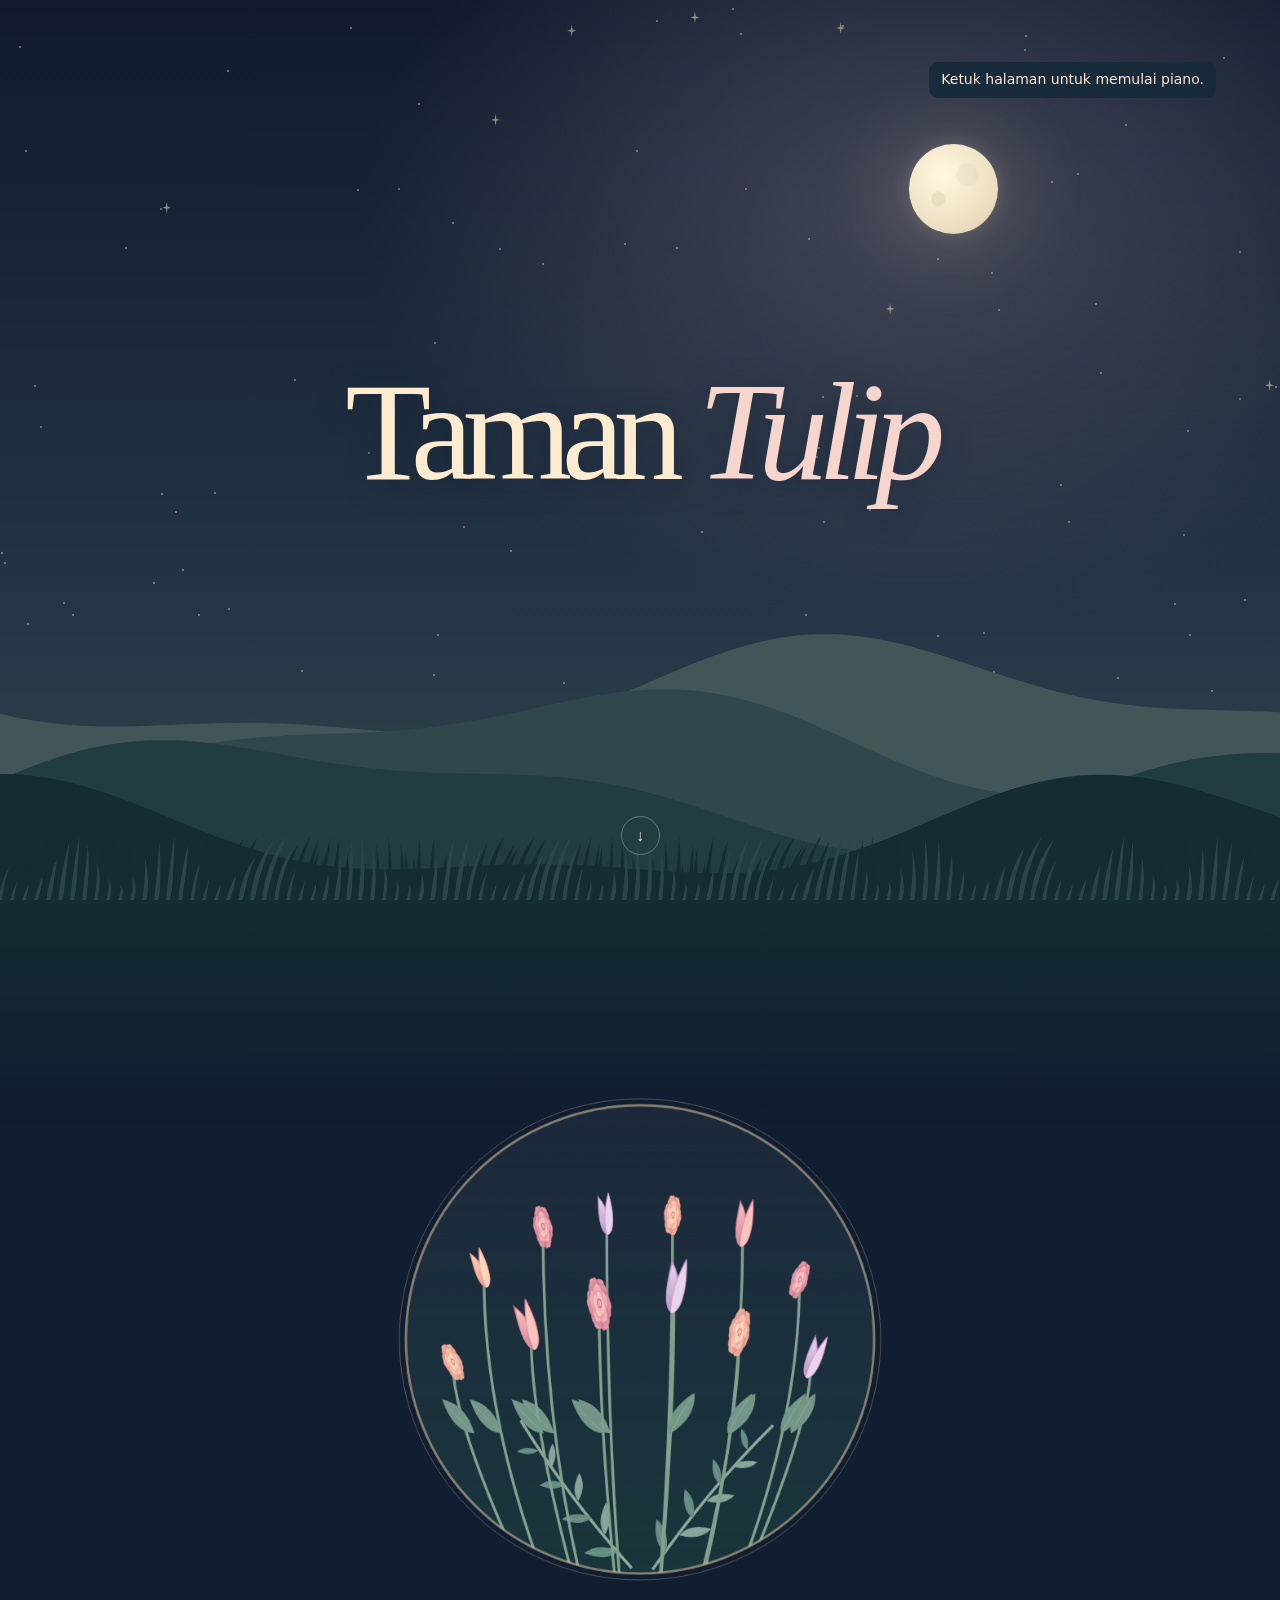
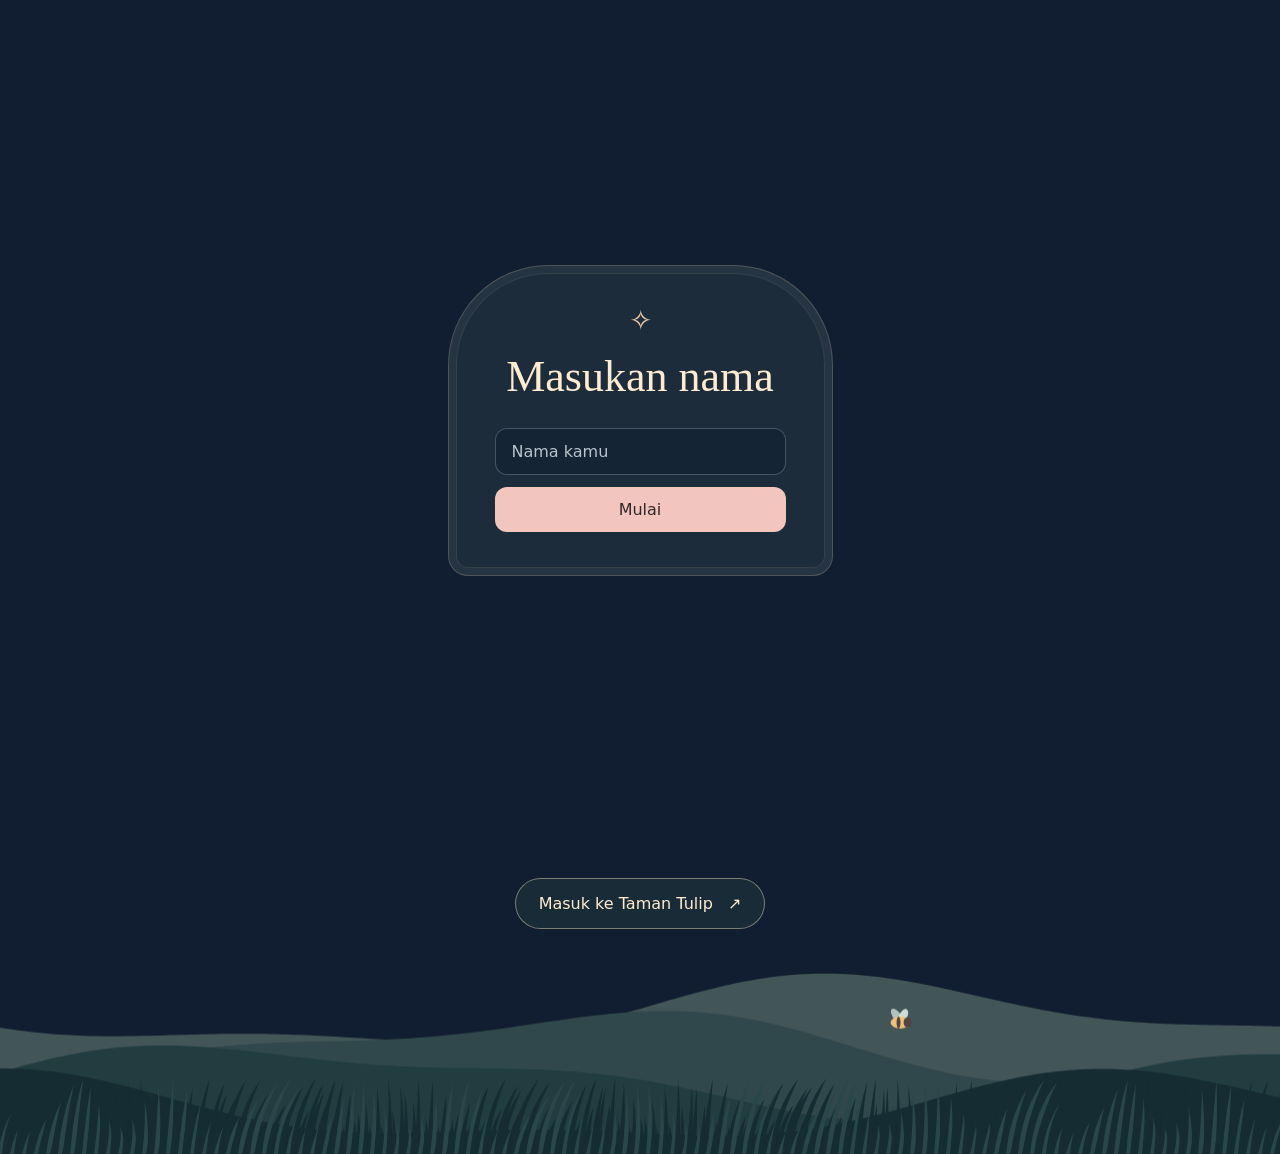
<file: index.html>
<!doctype html>
<html lang="id">

<head>
  <meta charset="utf-8">
  <meta name="viewport" content="width=device-width, initial-scale=1">
  <meta name="theme-color" content="#101b30">
  <title>Taman Tulip</title>
  <link rel="stylesheet" href="beranda.css">
  <script defer src="beranda.js"></script>
</head>

<body>
  <div class="sky" aria-hidden="true"></div>
  <main>
    <section class="hero" aria-labelledby="judul">
      <audio id="piano" autoplay loop preload="auto">
        <source src="piano.wav" type="audio/wav">
        <source src="piano.mp3" type="audio/mpeg">
      </audio>
      <span id="audioStatus" role="status"></span>

      <div class="moon" aria-hidden="true"></div>
      <h1 id="judul">Taman <em>Tulip</em></h1>
      <canvas id="hills" aria-hidden="true"></canvas>
      <a class="scroll" href="#mekar" aria-label="Gulir ke bunga yang bermekaran">↓</a>
    </section>

    <section id="mekar" aria-label="Mawar dan tulip bermekaran">
      <canvas id="flowers" width="760" height="640" role="img"
        aria-label="Enam mawar dan enam tulip pastel bermekaran bertahap"></canvas>
    </section>
    <section class="gift">
      <form id="giftForm">
        <span class="ornament" aria-hidden="true">✧</span>
        <h2><label for="name">Masukan nama</label></h2>
        <input id="name" type="text" placeholder="Nama kamu" required maxlength="50" autocomplete="given-name">
        <button>Mulai</button>
      </form>
    </section>
    <footer><a class="garden" href="taman.html">Masuk ke Taman Tulip <span aria-hidden="true">↗</span></a>
      <canvas id="meadow" aria-hidden="true"></canvas>
    </footer>
  </main>
  <dialog id="giftDialog" aria-labelledby="dedication">
    <button id="close" aria-label="Tutup buket">×</button>
    <canvas id="bouquet" width="640" height="680" role="img"
      aria-label="Buket empat belas bunga mawar dan tulip pastel dengan pita merah muda"></canvas>
    <h2 id="dedication"></h2>
  </dialog>
</body>

</html>
</file>
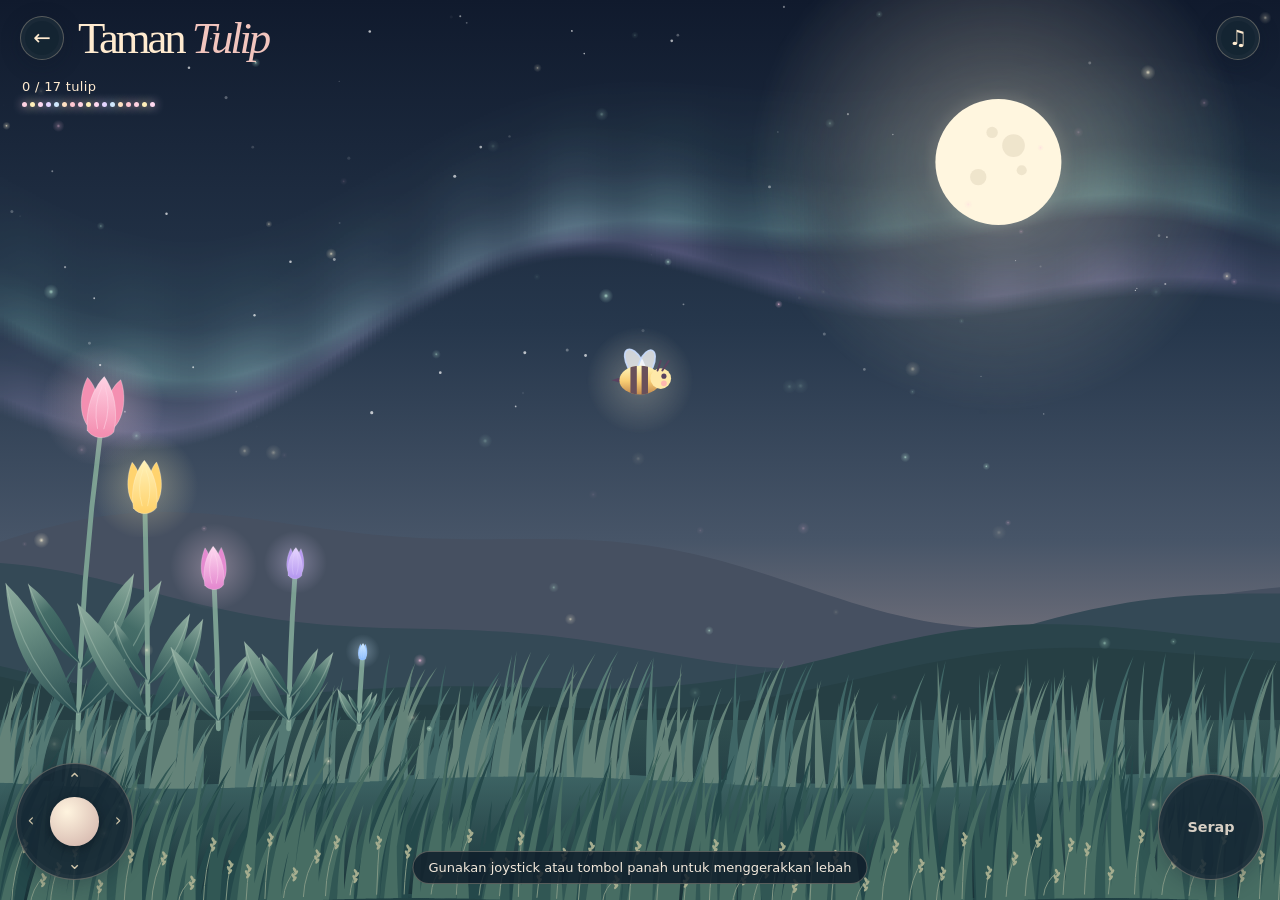
<file: taman.html>
<!doctype html>
<html lang="id">

<head>
  <meta charset="utf-8">
  <meta name="viewport" content="width=device-width,initial-scale=1,viewport-fit=cover">
  <meta name="theme-color" content="#111c30">
  <title>Enjoy The Garden</title>
  <link rel="stylesheet" href="style.css">
  <script defer src="script.js"></script>
</head>

<body>
  <canvas id="c" aria-label="Taman malam dengan lebah dan tujuh belas tulip"></canvas>
  <header>
    <a class="back" href="index.html" aria-label="Kembali ke beranda">←</a>
    <h1>Taman <em>Tulip</em></h1>
    <button id="mus" aria-label="Putar piano" aria-pressed="false">♫</button>
  </header>
  <div id="hud"><span id="count" role="status"></span>
    <div id="dots" aria-hidden="true"></div>
  </div>
  <p id="hint">Ketuk bunga untuk mengambil nektar.</p>
  <div id="pad" aria-hidden="true"><span>⌃</span><span>›</span><span>⌄</span><span>‹</span>
    <div id="knob"></div>
  </div>
  <button id="eat" disabled><svg aria-hidden="true" viewBox="0 0 100 100">
      <circle id="ring" cx="50" cy="50" r="46" />
    </svg><span>Serap</span></button>
  <section id="card" hidden aria-labelledby="ending">
    <div>
      <h2 id="ending">Semua Tulip Telah Pulang</h2>
      <p id="quote"></p><button id="again">Mekar Lagi</button>
    </div>
  </section>
</body>

</html>
</file>
<file: beranda.css>
* {
    box-sizing: border-box
}

:root {
    color-scheme: dark;
    --cream: #ffebd0;
    --ink: #101c2b
}

html {
    scroll-behavior: smooth
}

body {
    margin: 0;
    background: #111d30;
    color: var(--cream);
    font-family: Georgia, serif
}

.sky {
    position: fixed;
    inset: 0;
    overflow: hidden;
    pointer-events: none;
    background: radial-gradient(ellipse at 72% 24%, #424656 0, transparent 43%), linear-gradient(#101a2c, #263747 72%, #35494c)
}

.star {
    position: absolute;
    width: 2px;
    height: 2px;
    background: #ffebcb;
    border-radius: 50%;
    opacity: .5;
    animation: drift var(--period) ease-in-out infinite alternate
}

.star.glint {
    width: 9px;
    height: 12px;
    clip-path: polygon(50% 0, 59% 40%, 100% 50%, 59% 58%, 50% 100%, 41% 58%, 0 50%, 41% 40%)
}

@keyframes drift {
    to {
        transform: translate(9px, -21px);
        opacity: .18
    }
}

main {
    position: relative
}

.hero,
#mekar,
.gift,
footer {
    position: relative;
    display: grid;
    place-items: center
}

.hero {
    height: 100vh;
    height: 100svh;
    overflow: hidden;
    isolation: isolate
}

.moon {
    position: absolute;
    left: 71%;
    top: 16%;
    width: clamp(60px, 7vw, 106px);
    aspect-ratio: 1;
    border-radius: 50%;
    background: radial-gradient(circle at 33% 61%, #d8c9ae66 0 8%, transparent 10%), radial-gradient(circle at 66% 34%, #dacbb344 0 12%, transparent 15%), radial-gradient(circle at 38% 35%, #fff8df, #ecddc0 68%, #cfbfaa);
    box-shadow: 0 0 20px #ffedc32b, 0 0 70px 30px #f3d6af18
}

h1 {
    z-index: 1;
    margin: 0 0 4vh;
    font-weight: 400;
    text-align: center;
    font-size: clamp(64px, 11vw, 174px);
    letter-spacing: -.075em;
    line-height: 1.05;
    text-shadow: 0 4px 30px #12223566
}

h1 em {
    font-weight: 400;
    color: #f6d5cc
}

#hills,
#meadow {
    position: absolute;
    bottom: 0;
    width: 100%;
    pointer-events: none
}

#hills {
    height: 36%
}

.scroll {
    position: absolute;
    bottom: 5%;
    border: 1px solid #f6e7d556;
    border-radius: 50%;
    width: 39px;
    height: 39px;
    display: grid;
    place-items: center;
    color: var(--cream);
    text-decoration: none
}

#mekar {
    min-height: 92vh;
    background: linear-gradient(#142c32, transparent 27%);
}

#flowers {
    width: min(94%, 620px);
    height: auto
}

.gift {
    min-height: 65vh;
    padding: 30px 20px
}

form {
    background: #202f3edc;
    border: 1px solid #bcae974f;
    border-radius: 100px 100px 20px 20px;
    width: min(100%, 385px);
    padding: 38px clamp(24px, 5vw, 46px) 43px;
    text-align: center;
    box-shadow: inset 0 0 0 7px #253442, inset 0 0 0 8px #cfbfa522
}

.ornament {
    color: #eec8a4;
    font-size: 28px
}

h2 {
    font-weight: 400;
    font-size: clamp(30px, 4vw, 44px);
    margin: 14px 0 26px
}

input,
button,
.garden {
    font: 500 16px system-ui, sans-serif
}

input,
form button {
    display: block;
    width: 100%;
    border-radius: 12px;
    padding: 13px 16px
}

input {
    background: #142435;
    color: #fff3e2;
    border: 1px solid #89929c70
}

input::placeholder {
    color: #bac3ca
}

button,
.garden {
    cursor: pointer;
}

form button {
    margin-top: 12px;
    background: #f2c5be;
    color: #33252a;
    border: 0
}

footer {
    height: 49vh;
    min-height: 300px;
    padding-bottom: 60px;
    isolation: isolate
}

.garden {
    color: var(--cream);
    padding: 15px 23px;
    border: 1px solid #d2c7ab88;
    border-radius: 50px;
    background: #192b36;
    text-decoration: none;
    z-index: 1
}

.garden span {
    margin-left: 10px
}

#meadow {
    height: 50%
}

dialog {
    width: min(97vw, 650px);
    max-height: 90vh;
    border: 0;
    padding: 15px;
    background: transparent;
    color: var(--cream);
    text-align: center;
}

dialog::backdrop {
    background: #060a14cc;
    backdrop-filter: blur(4px)
}

body:has(dialog[open]) {
    overflow: hidden
}

dialog[open] canvas {
    animation: present .85s cubic-bezier(.2, .9, .35, 1.13) both
}

#bouquet {
    width: 100%;
    height: min(68vh, 620px);
    object-fit: contain
}

#dedication {
    margin: 0 0 15px;
    overflow-wrap: anywhere;
    font-style: italic
}

#close {
    position: absolute;
    right: 8px;
    top: 5px;
    z-index: 1;
    border-radius: 50%;
    width: 40px;
    height: 40px;
    border: 1px solid #fff5;
    background: #172534;
    color: #fff1de;
    font-size: 25px
}

@keyframes present {
    from {
        opacity: 0;
        transform: translateY(35px) scale(.65) rotate(-6deg)
    }
}

:focus-visible {
    outline: 3px solid #ffe0ab;
    outline-offset: 4px
}

@media(prefers-reduced-motion:reduce) {
    html {
        scroll-behavior: auto
    }

    *,
    *::before,
    *::after {
        animation: none !important
    }
}

#sound {
    position: absolute;
    top: 1.3rem;
    right: clamp(1rem, 5vw, 4rem);
    padding: .55rem 1rem;
    color: var(--cream);
    background: #192b36;
    border: 1px solid #d2c7ab88;
    border-radius: 2rem;
    font-size: .85rem
}

#mekar {
    padding-top: 3.4rem
}

#audioStatus {
    position: absolute;
    right: 5%;
    top: 3.9rem;
    max-width: min(90%, 330px);
    font: 14px/1.4 system-ui;
    color: #ffe6d5;
    background: #182b3a;
    border-radius: 9px
}

#audioStatus:not(:empty) {
    padding: 8px 12px;
    z-index: 2
}
</file>
<file: style.css>
:root {
    color-scheme: dark;
    --cream: #ffebd0;
    --accent: #f2c5be;
    --glass: #152733dd;
    --edge: #cfbea95c
}

* {
    box-sizing: border-box
}

body {
    margin: 0;
    background: #111c30;
    color: var(--cream);
    font: 16px system-ui, sans-serif;
    overflow: hidden
}

canvas {
    position: fixed;
    inset: 0;
    width: 100%;
    height: 100%;
    touch-action: none
}

header {
    position: fixed;
    inset: 0 0 auto;
    display: flex;
    align-items: center;
    gap: 14px;
    padding: max(16px, env(safe-area-inset-top)) max(20px, env(safe-area-inset-right)) 0 max(20px, env(safe-area-inset-left));
    pointer-events: none
}

h1 {
    font: normal clamp(27px, 3.5vw, 48px)/1 Georgia, serif;
    letter-spacing: -.07em;
    margin: 0
}

em {
    color: var(--accent)
}

button,
.back {
    font: inherit;
    color: inherit;
    cursor: pointer
}

.back,
#mus,
#eat,
#pad {
    background: var(--glass);
    border: 1px solid var(--edge);
    border-radius: 50%;
    box-shadow: inset 0 0 0 4px #ffffff06, 0 5px 20px #0c172644
}

.back,
#mus {
    width: 44px;
    height: 44px;
    display: grid;
    place-items: center;
    font-size: 21px;
    text-decoration: none;
    pointer-events: auto
}

#mus {
    margin-left: auto
}

#mus[aria-pressed=true] {
    color: var(--accent);
    border-color: var(--accent)
}

#hud {
    position: fixed;
    top: max(76px, calc(env(safe-area-inset-top) + 60px));
    left: max(22px, env(safe-area-inset-left));
    pointer-events: none
}

#count {
    font-size: 13px;
    letter-spacing: .025em
}

#dots {
    display: flex;
    gap: 3px;
    margin-top: 7px
}

#dots i {
    width: 5px;
    height: 5px;
    border-radius: 4px;
    transition: opacity .4s
}

#dots .off {
    opacity: .2
}

#hint {
    position: fixed;
    bottom: calc(env(safe-area-inset-bottom) + 16px);
    left: 50%;
    transform: translateX(-50%);
    margin: 0;
    padding: 8px 15px;
    background: #101e2bd9;
    border: 1px solid var(--edge);
    border-radius: 18px;
    text-align: center;
    color: #f3e9dc;
    font-size: 13px;
    max-width: 55%;
    width: max-content;
    pointer-events: none
}

#pad,
#eat {
    position: fixed;
    bottom: calc(env(safe-area-inset-bottom) + 20px);
    touch-action: none;
    user-select: none;
    -webkit-user-select: none
}

#pad {
    left: max(16px, env(safe-area-inset-left));
    width: clamp(86px, 13vmin, 120px);
    aspect-ratio: 1
}

#pad span {
    position: absolute;
    font-size: 17px;
    color: #d2c7ac;
    line-height: 1;
    transform: translate(-50%, -50%)
}

#pad span:nth-child(1) {
    left: 50%;
    top: 13%
}

#pad span:nth-child(2) {
    left: 88%;
    top: 49%
}

#pad span:nth-child(3) {
    left: 50%;
    top: 86%
}

#pad span:nth-child(4) {
    left: 12%;
    top: 49%
}

#knob {
    position: absolute;
    inset: 29%;
    border-radius: 50%;
    background: radial-gradient(circle at 35% 30%, #fff4df, #cfafa7);
    box-shadow: 0 3px 12px #09131b88
}

#eat {
    right: max(16px, env(safe-area-inset-right));
    width: clamp(86px, 12vmin, 106px);
    aspect-ratio: 1;
    padding: 0;
    display: grid;
    place-items: center;
    font: 600 clamp(12px, 1.6vmin, 15px)/1 system-ui, sans-serif
}

#eat span {
    white-space: nowrap;
    text-align: center;
    pointer-events: none
}

#eat:disabled {
    color: #d7cfc4;
    cursor: default
}

#eat.ready {
    background: #f2c5be;
    color: #322834;
    box-shadow: 0 0 24px #f2c5be66
}

#eat svg {
    position: absolute;
    inset: 0;
    width: 100%;
    height: 100%;
    transform: rotate(-90deg)
}

#ring {
    fill: none;
    stroke: #ebbea8;
    stroke-width: 3;
    stroke-dasharray: 289;
    stroke-dashoffset: 289;
    stroke-linecap: round
}

#card:not([hidden]) {
    position: fixed;
    inset: 0;
    display: grid;
    place-items: center;
    background: #0b152797;
    padding: 16px
}

#card div {
    max-width: 420px;
    text-align: center;
    border: 1px solid var(--edge);
    background: #223341f5;
    border-radius: 38px 38px 20px 20px;
    padding: 28px
}

#card h2 {
    font: normal 34px Georgia, serif;
    margin: 0
}

#quote {
    font: italic 19px/1.5 Georgia, serif;
    transition: opacity .9s
}

#again {
    border: 0;
    border-radius: 30px;
    background: var(--accent);
    color: #332833;
    padding: 12px 25px
}

.end #pad,
.end #eat,
.end #hint {
    display: none
}

:focus-visible {
    outline: 3px solid #ffe5ac;
    outline-offset: 3px
}

@media(max-width:650px) {
    #hint {
        bottom: calc(env(safe-area-inset-bottom) + 25px);
        max-width: calc(100% - 224px);
        padding: 7px 9px;
        font-size: 12px
    }
}

@media(max-height:430px) {
    header {
        padding-top: 6px
    }

    #hud {
        top: 55px
    }

    #pad {
        width: 76px
    }

    #eat {
        width: 80px;
        font-size: 12px
    }

    #pad,
    #eat {
        bottom: 9px
    }

    #quote {
        margin: 8px 0
    }
}
</file>
